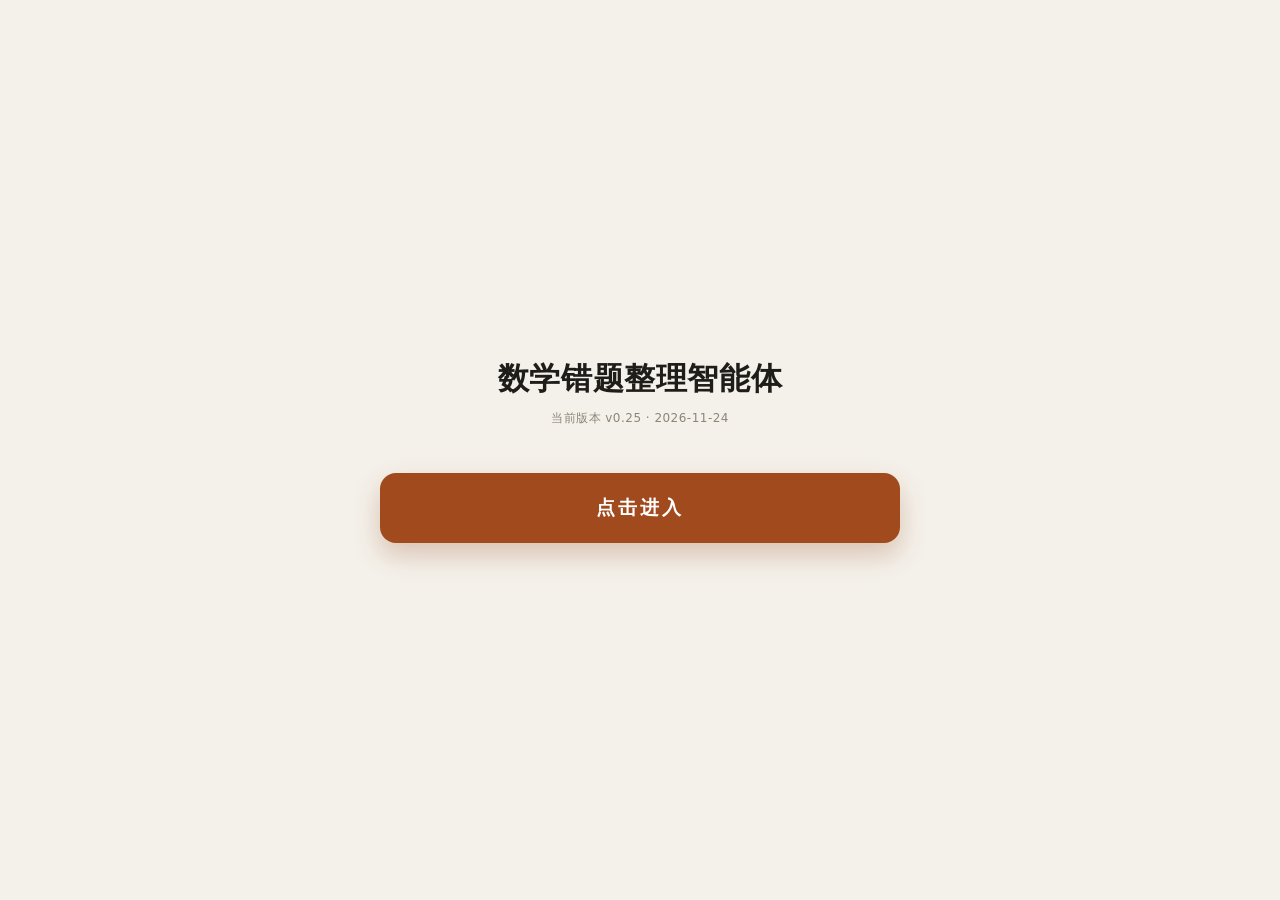
<file: index.html>
<!DOCTYPE html>
<html lang="zh-CN">
<head>
<meta charset="UTF-8">
<meta name="viewport" content="width=device-width, initial-scale=1">
<title>数学错题整理智能体</title>
<style>
  :root{--paper:#f4f1ea;--card:#fffdf8;--ink:#1f1d1a;--ink-2:#544e45;--ink-3:#8d8578;
    --line:#e4ddcf;--line-2:#d8cfbd;--accent:#a04a1e;--accent-2:#7c3a18}
  *{box-sizing:border-box}
  html,body{height:100%}
  body{margin:0;background:var(--paper);color:var(--ink);
    font-family:system-ui,-apple-system,"Segoe UI","PingFang SC","Microsoft YaHei",sans-serif;
    display:flex;align-items:center;justify-content:center;padding:28px}
  .wrap{width:100%;max-width:520px;text-align:center}
  h1{font-size:31px;margin:0 0 10px;letter-spacing:.02em}
  .ver{font-size:12px;color:var(--ink-3);letter-spacing:.04em;margin-bottom:46px}
  a.enter{display:block;text-decoration:none;color:#fff;background:var(--accent);
    border-radius:16px;padding:22px 0;font-size:19px;font-weight:600;letter-spacing:.16em;
    box-shadow:0 12px 26px rgba(143,63,24,.26);transition:transform .12s ease, box-shadow .12s ease}
  a.enter:active{transform:scale(.985);box-shadow:0 7px 16px rgba(143,63,24,.3)}
  @media (max-width:560px){
    h1{font-size:26px}
    .ver{margin-bottom:38px}
    a.enter{padding:20px 0;font-size:18px}
  }
</style>
</head>
<body>
  <div class="wrap">
    <h1>数学错题整理智能体</h1>
    <div class="ver">当前版本 v0.25 · 2026-11-24</div>
    <a class="enter" href="app/index.html">点击进入</a>
  </div>
</body>
</html>
</file>
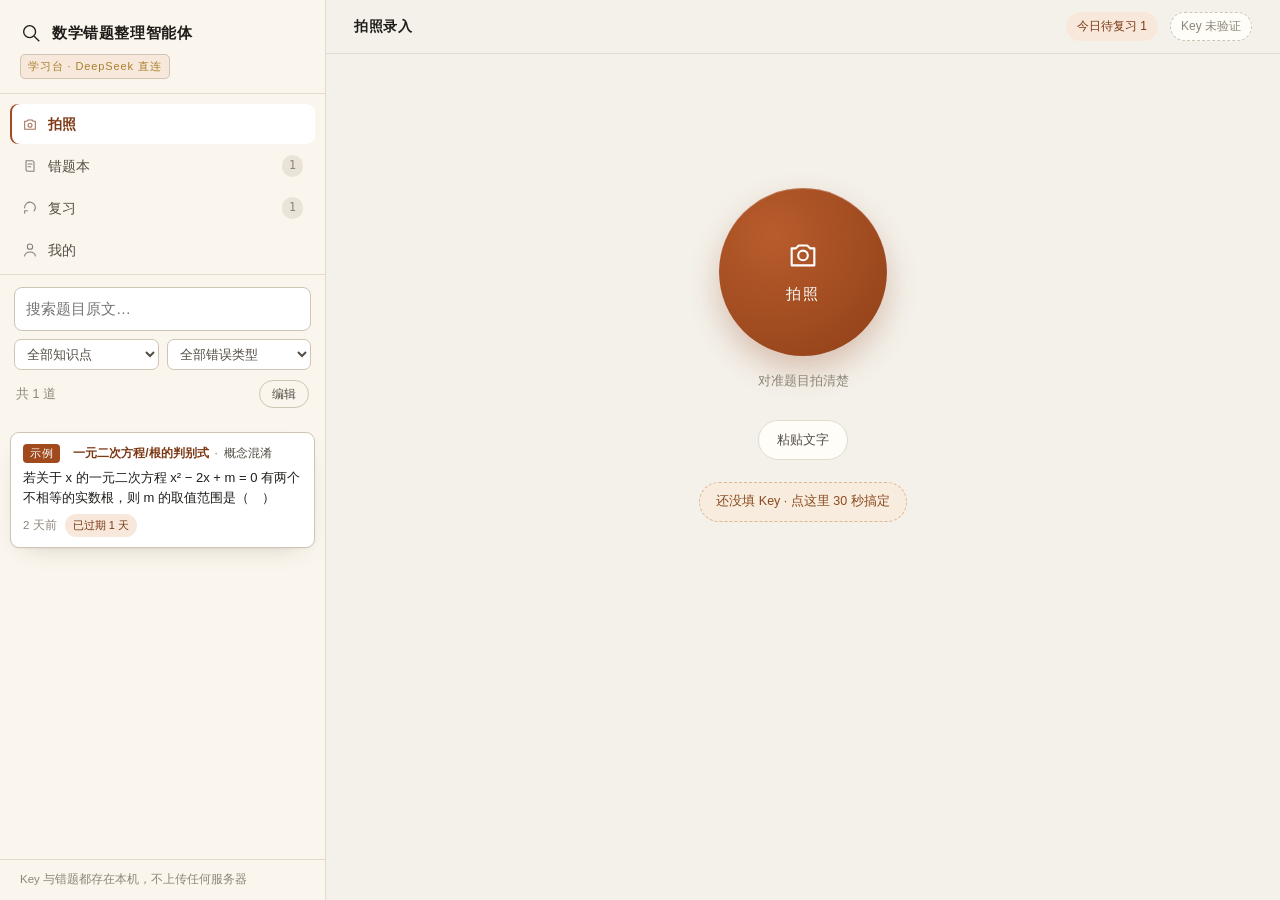
<file: app/index.html>
<!doctype html>
<html lang="zh-CN">
<head>
<meta charset="utf-8">
<meta name="viewport" content="width=device-width, initial-scale=1, viewport-fit=cover">
<title>数学错题整理智能体 · 学习台</title>
<meta name="description" content="数学错题整理智能体：贴一道数学错题，按七段告诉你错在哪、下次怎么防；支持拍照识别与复习提醒。">
<link rel="stylesheet" href="styles.css">
</head>
<body data-screen="landing">

<!-- ============ 屏 0 · 落地页 ============ -->
<div id="landing" class="screen">
  <div class="wrap">
    <header class="site-head">
      <div class="brand">
        <svg class="mark" viewBox="0 0 24 24" fill="none" stroke="currentColor" stroke-width="1.5">
          <circle cx="10.5" cy="10.5" r="6.5"/><path d="M15.5 15.5 21 21"/><path d="M7.8 10.5h5.4M10.5 7.8v5.4"/>
        </svg>
        数学错题整理智能体
      </div>
      <nav>
        <a href="#" data-action="go-guide">接入 API</a>
        <a href="#" data-action="go-app">工作台</a>
      </nav>
    </header>

    <section class="hero">
      <svg class="reticle" viewBox="0 0 400 400" fill="none" stroke="#a04a1e" stroke-width=".8" aria-hidden="true">
        <circle cx="200" cy="200" r="168" stroke-dasharray="2 7"/>
        <circle cx="200" cy="200" r="120" opacity=".55"/>
        <circle cx="200" cy="200" r="62" opacity=".8"/>
        <path d="M200 20v52M200 328v52M20 200h52M328 200h52" opacity=".7"/>
        <path d="M200 168v64M168 200h64" stroke-width="1.2"/>
        <circle cx="232" cy="168" r="3" fill="#a04a1e" stroke="none" opacity=".7"/>
      </svg>

      <div class="eyebrow">数学错题整理智能体 · 你的学习助手</div>
      <h1>花最少时间，<br>作<b>最大程度地掌握</b></h1>
      <div class="claim">
        <span>无账号</span><span>无订阅</span><span>无服务器</span><span>数据不过手</span>
      </div>
      <div class="hero-decl">
        <span class="decl-tag">作者声明</span>
        <div class="decl-body">
          <p><b>工具免费 · Key 只存在本机 · 费用由 DeepSeek 直接结算</b></p>
        </div>
      </div>

      <div class="exits">
        <article class="exit primary">
          <div class="exit-num">① 工作台</div>
          <h3>用工作台</h3>
          <p>贴一道错题，拿到七段诊断，存进错题本，按 1 / 3 / 7 / 15 天复习。</p>
          <div class="limit">需要你自己的 DeepSeek Key</div>
          <button data-action="go-onboard">进入工作台</button>
          <button class="link-tut" data-action="go-guide">还不会接 API？看教程 →</button>
        </article>
        <article class="exit compact">
          <div class="exit-num">② 示例</div>
          <h3>先看示例</h3>
          <button data-action="go-samples">点击查看</button>
        </article>
      </div>

      <div class="landing-foot">
        <span>学习台 v0.25 · 诊断与识别由你配置的 DeepSeek 账号完成，Key 与错题只存在本机　<a href="../index.html" style="color:inherit">← 站点导航</a></span>
        <span class="mono">v0.25</span>
      </div>
    </section>
  </div>
</div>

<!-- ============ 屏 · 接入 API 教程 ============ -->
<div id="guide" class="screen">
  <div class="wrap-narrow">
    <header class="site-head">
      <div class="brand">
        <svg class="mark" viewBox="0 0 24 24" fill="none" stroke="currentColor" stroke-width="1.5">
          <circle cx="10.5" cy="10.5" r="6.5"/><path d="M15.5 15.5 21 21"/>
        </svg>
        数学错题整理智能体
      </div>
      <nav><a href="#" data-action="go-landing">← 回到首页</a></nav>
    </header>

    <div class="guide-head">
      <div class="eyebrow">接入 API · 大约 3 分钟</div>
      <h2>还不会接 API？照这四步走一遍</h2>
      <p class="tiny muted" style="max-width:38em">
        你只需要一个 Key。它属于你自己的 DeepSeek 账号，费用也直接进你的账号，
        <b>不经过我</b>；填进这里之后只存在你这台设备的浏览器里。整条链路是浏览器直连 DeepSeek，没有中间服务器。
      </p>
    </div>

    <ol class="steps">
      <li class="step">
        <div class="step-no">1</div>
        <div class="step-body">
          <h3>打开 DeepSeek 开放平台</h3>
          <p>点这个链接：<a href="https://platform.deepseek.com/usage" target="_blank" rel="noopener">https://platform.deepseek.com/usage</a></p>
          <p class="tiny muted">没有账号先注册一个（用手机号即可）；登录后看到的「用量信息」页面就是这里。余额不足也没关系，先拿到 Key，充值那一步随时能做。</p>
        </div>
      </li>

      <li class="step">
        <div class="step-no">2</div>
        <div class="step-body">
          <h3>在左侧导航点「API keys」</h3>
          <p>别在「用量信息」这里停住，看左边那一列，第二个就是 API keys。</p>
          <figure>
            <a href="assets/api-guide/step1-api-keys-entry.png" target="_blank" rel="noopener">
              <img src="assets/api-guide/step1-api-keys-entry.png" alt="DeepSeek 开放平台左侧导航中的 API keys 入口" loading="lazy">
            </a>
            <figcaption>图 1 · 左侧导航的「API keys」</figcaption>
          </figure>
        </div>
      </li>

      <li class="step">
        <div class="step-no">3</div>
        <div class="step-body">
          <h3>点右上角的「创建 API key」</h3>
          <p>列表里可能已经有旧的 Key（比如你之前别的工具建的），不用管，直接新建一个给这里用。</p>
          <figure>
            <a href="assets/api-guide/step2-create-button.png" target="_blank" rel="noopener">
              <img src="assets/api-guide/step2-create-button.png" alt="API keys 页面右上角的创建 API key 按钮" loading="lazy">
            </a>
            <figcaption>图 2 · 右上角「创建 API key」</figcaption>
          </figure>
        </div>
      </li>

      <li class="step">
        <div class="step-no">4</div>
        <div class="step-body">
          <h3>给 Key 起个名字，点「创建」</h3>
          <p>名字随便写，比如「数学错题整理」，只是为了以后你自己分得清。点「创建」之后会弹出这个框：</p>
          <figure>
            <a href="assets/api-guide/step3-name-dialog.png" target="_blank" rel="noopener">
              <img src="assets/api-guide/step3-name-dialog.png" alt="创建 API key 的命名弹窗" loading="lazy">
            </a>
            <figcaption>图 3 · 命名弹窗，填完点「创建」</figcaption>
          </figure>
          <p style="margin-top:12px">
            待会会出现 api 码，这个 <span class="hl">出现一次后将无法查看</span>，
            请一定要保存到文档里，或者使用其它记载方式（密码管理器、手机备忘录都行）。
          </p>
          <p class="tiny muted">关掉弹窗就再也看不到明文了，只能删掉重建——重建不额外收费，只是麻烦。</p>
        </div>
      </li>
    </ol>

    <div class="guide-foot">
      <button class="btn-primary" data-action="go-onboard">拿到 Key 了，去填上</button>
      <span class="tiny muted">填好点「测试连接」，通了就进工作台。</span>
    </div>

    <div class="faq">
      <h3>顺手回答几个一定会问的问题</h3>
      <dl>
        <dt>Key 填进去安全吗？</dt>
        <dd>只存在你这台设备的浏览器里，不上传任何服务器，我这边看不到、也用不了。这也是这个工具说「数据不过手」的原因。</dd>
        <dt>大概要充多少钱？</dt>
        <dd>一次完整诊断约 2,400 tokens、约 0.02 元；100 道错题约 2 元。充 10 元能用很久。</dd>
        <dt>提示 402 是什么意思？</dt>
        <dd>账户余额不足。去平台左侧「充值」充一点，回到这里重试即可。</dd>
        <dt>提示 401 呢？</dt>
        <dd>Key 抄错、抄漏，或者已经被删除。重新复制一次，注意别把前后的空格带进去。</dd>
        <dt>Key 找不到了怎么办？</dt>
        <dd>只能重新创建一个。旧的那个可以在同一个页面删掉，避免以后混用。</dd>
      </dl>
    </div>
  </div>
</div>

<!-- ============ 屏 1 · 首次向导 ============ -->
<div id="onboard" class="screen">
  <div class="wrap-narrow">
    <header class="site-head">
      <div class="brand">
        <svg class="mark" viewBox="0 0 24 24" fill="none" stroke="currentColor" stroke-width="1.5">
          <circle cx="10.5" cy="10.5" r="6.5"/><path d="M15.5 15.5 21 21"/>
        </svg>
        数学错题整理智能体
      </div>
      <nav><a href="#" data-action="go-landing">← 回到首页</a></nav>
    </header>

    <div class="onboard-card">
      <h2>先连上你的 DeepSeek</h2>
      <div class="tiny muted">这一步只需做一次。也可以先跳过，只看示例。</div>

      <button class="api-help" data-action="go-guide">如何接入API？</button>

      <div class="field">
        <label>API Key</label>
        <input id="f-key" type="password" placeholder="sk-..." autocomplete="off" spellcheck="false">
        <div class="hint" id="key-saved-hint">只存在你这台设备上，不上传任何服务器；填完会自动保存，下次进来不用再填。</div>
      </div>

      <div class="row">
        <div class="field">
          <label>接口地址</label>
          <input id="f-base" value="https://api.deepseek.com">
        </div>
        <div class="field">
          <label>模型</label>
          <input id="f-model" value="deepseek-flash">
        </div>
      </div>

      <div class="onboard-actions">
        <button class="btn-primary" data-action="test-key">测试连接</button>
        <button class="linkish" data-action="skip-key">先跳过，我只看示例</button>
      </div>
      <div class="result-msg tiny muted" id="key-msg">测试会发一道极简题，看通道通不通。</div>
    </div>
  </div>
</div>

<!-- ============ 屏 2 · 工作台 ============ -->
<div id="app" class="screen">
  <aside id="rail">
    <div class="rail-head">
      <div class="brand">
        <svg class="mark" width="20" height="20" viewBox="0 0 24 24" fill="none" stroke="currentColor" stroke-width="1.5">
          <circle cx="10.5" cy="10.5" r="6.5"/><path d="M15.5 15.5 21 21"/>
        </svg>
        数学错题整理智能体
      </div>
      <span class="protobadge">学习台 · DeepSeek 直连</span>
    </div>
    <nav id="nav"></nav>
    <div id="rail-filters"></div>
    <div id="rail-list" class="rail-list"></div>
    <div class="rail-foot">Key 与错题都存在本机，不上传任何服务器</div>
  </aside>

  <main id="main">
    <div id="topbar"></div>
    <div id="main-body"><div class="main-inner" id="main-inner"></div></div>
  </main>

  <nav id="tabbar"></nav>

  <!-- 拍照/导入：常驻文件输入（视图切换不会丢） -->
  <input type="file" accept="image/*" id="file-album" hidden>
</div>

<div id="modal-root"></div>
<div id="toast"></div>

<script src="ai.js"></script>
<script src="store.js"></script>
<script src="app.js"></script>
</body>
</html>
</file>
<file: app/styles.css>
/* 错题显微镜 · 高保真原型样式
   零依赖 · 纸感配色 · 桌面两栏 / 手机底部 Tab */

:root{
  --paper:#f4f1ea;
  --paper-2:#eae4d8;
  --card:#fffdf8;
  --card-2:#faf6ed;
  --ink:#1f1d1a;
  --ink-2:#544e45;
  --ink-3:#8d8578;
  --line:#e3dccd;
  --line-2:#cec5b4;
  --accent:#a04a1e;
  --accent-2:#7c3813;
  --accent-soft:#f7e8db;
  --on-accent:#fff8f2;
  --teal:#2c6a5e;
  --teal-soft:#e4efea;
  --gold:#a97f2b;
  --danger:#a33b31;
  --kp-bg:#e4efea; --kp-fg:#22574d; --kp-line:#c3dcd3;
  --ty-bg:#f7e8db; --ty-fg:#7c3813; --ty-line:#e8cbb5;
  --bar-a:#c1703f; --bar-b:#a04a1e;
  --dots:rgba(160,74,30,.055);
  --surface:#ffffff;
  --radius:10px;
  --shadow:0 1px 2px rgba(60,48,30,.05), 0 10px 28px -16px rgba(60,48,30,.28);
  --sans:-apple-system,BlinkMacSystemFont,"Segoe UI","PingFang SC","Hiragino Sans GB","Microsoft YaHei",sans-serif;
  --serif:"Source Han Serif SC","Noto Serif SC","Songti SC",Georgia,"SimSun",serif;
  --mono:"Cascadia Code",Consolas,"SF Mono",ui-monospace,monospace;
}

/* ---------- 热门配色 ---------- */
body[data-theme="celadon"]{
  --paper:#f0f4f2; --paper-2:#e4ece8; --card:#fcfefd; --card-2:#f4f9f7;
  --ink:#17211e; --ink-2:#46564f; --ink-3:#7d8d86;
  --line:#dbe6e0; --line-2:#c3d2cb;
  --accent:#2f6a5e; --accent-2:#235048; --accent-soft:#e2efea; --on-accent:#f7fffc;
  --teal:#2f6a5e; --teal-soft:#e2efea;
  --gold:#9a7a2c; --danger:#9c4438;
  --kp-bg:#e2efea; --kp-fg:#22574d; --kp-line:#c6ded5;
  --ty-bg:#f4ecdd; --ty-fg:#6f5320; --ty-line:#e4d5b8;
  --bar-a:#4f8d7f; --bar-b:#2f6a5e;
  --dots:rgba(47,106,94,.055);
}
body[data-theme="indigo"]{
  --paper:#f3f4f9; --paper-2:#e6e8f1; --card:#fdfdff; --card-2:#f6f7fc;
  --ink:#1a1c26; --ink-2:#4a4d5e; --ink-3:#84879a;
  --line:#e0e2ee; --line-2:#c8cbdc;
  --accent:#474fa0; --accent-2:#353b83; --accent-soft:#e8e9f7; --on-accent:#f8f8ff;
  --teal:#3d6b7a; --teal-soft:#e4eef2;
  --gold:#9a7a2c; --danger:#a33b42;
  --kp-bg:#e5edf6; --kp-fg:#2c4c73; --kp-line:#c8d9ea;
  --ty-bg:#e8e9f7; --ty-fg:#3a3f8a; --ty-line:#d0d2ee;
  --bar-a:#6b73c4; --bar-b:#474fa0;
  --dots:rgba(71,79,160,.055);
}
body[data-theme="sand"]{
  --paper:#f7f2e8; --paper-2:#eee5d4; --card:#fffdf7; --card-2:#fbf6ea;
  --ink:#241f18; --ink-2:#5b5245; --ink-3:#948a79;
  --line:#e6dcc9; --line-2:#d3c6ae;
  --accent:#a2622a; --accent-2:#7d4a1d; --accent-soft:#f7e9d8; --on-accent:#fffaf3;
  --teal:#5f6f45; --teal-soft:#eaf0e2;
  --gold:#a0812f; --danger:#a4402f;
  --kp-bg:#eef1e3; --kp-fg:#4a5730; --kp-line:#dae2c8;
  --ty-bg:#f7e9d8; --ty-fg:#7d4a1d; --ty-line:#e8d2b6;
  --bar-a:#c68a52; --bar-b:#a2622a;
  --dots:rgba(162,98,42,.06);
}
body[data-theme="slate"]{
  --paper:#f4f5f6; --paper-2:#e7e9eb; --card:#fdfefe; --card-2:#f6f7f8;
  --ink:#1b1f22; --ink-2:#4c5257; --ink-3:#868d93;
  --line:#e0e3e6; --line-2:#c9ced3;
  --accent:#3d5a80; --accent-2:#2c4260; --accent-soft:#e7edf5; --on-accent:#f8fafd;
  --teal:#2f6f6a; --teal-soft:#e3efee;
  --gold:#8d7638; --danger:#9c4038;
  --kp-bg:#e3efee; --kp-fg:#245450; --kp-line:#c6deda;
  --ty-bg:#e9edf3; --ty-fg:#33475f; --ty-line:#d3dbe6;
  --bar-a:#67809f; --bar-b:#3d5a80;
  --dots:rgba(61,90,128,.055);
}
body[data-theme="night"]{
  --paper:#191817; --paper-2:#211f1d; --card:#232120; --card-2:#1e1c1a;
  --ink:#efeae1; --ink-2:#c6bfb3; --ink-3:#8d857a;
  --line:#332f2b; --line-2:#453f38;
  --accent:#d98d5a; --accent-2:#eaa97c; --accent-soft:#3a2a20; --on-accent:#1b1512;
  --teal:#84b8a9; --teal-soft:#26332f;
  --gold:#c9a253; --danger:#d97e72;
  --kp-bg:#26332f; --kp-fg:#9ccdbd; --kp-line:#37544b;
  --ty-bg:#3a2a20; --ty-fg:#e0ab85; --ty-line:#59402f;
  --bar-a:#d98d5a; --bar-b:#e8a878;
  --surface:#2b2825;
  --dots:rgba(233,196,164,.05);
  --shadow:0 1px 2px rgba(0,0,0,.3), 0 10px 28px -16px rgba(0,0,0,.6);
}

*,*::before,*::after{box-sizing:border-box}
html,body{height:100%}
body{
  margin:0;background:var(--paper);color:var(--ink);
  font:15px/1.72 var(--sans);
  -webkit-font-smoothing:antialiased;
  background-image:radial-gradient(var(--dots) 1px,transparent 1px);
  background-size:22px 22px;
}
p{margin:0 0 .7em}
p:last-child{margin-bottom:0}
button{font:inherit;color:inherit;cursor:pointer;border:1px solid var(--line-2);background:var(--card);
  padding:7px 14px;border-radius:8px;transition:.16s ease}
button:hover{border-color:var(--ink-3)}
button:active{transform:translateY(1px)}
input,textarea{font:inherit;color:inherit;background:var(--surface);border:1px solid var(--line-2);
  border-radius:8px;padding:8px 11px;width:100%;outline:none}
input:focus,textarea:focus{border-color:var(--accent);box-shadow:0 0 0 3px color-mix(in srgb, var(--accent) 12%, transparent)}
textarea{resize:vertical;line-height:1.7}
a{color:var(--accent-2)}
.mono{font-family:var(--mono);font-size:.86em;letter-spacing:.01em}
.muted{color:var(--ink-3)}
.tiny{font-size:12.5px;line-height:1.6}
hr{border:0;border-top:1px solid var(--line);margin:18px 0}

/* ---------- 屏切换 ---------- */
.screen{display:none}
body[data-screen="landing"] #landing,
body[data-screen="manual"]  #manual,
body[data-screen="guide"]   #guide,
body[data-screen="onboard"] #onboard{display:block}
body[data-screen="app"] #app{display:grid}

/* ---------- 落地页 ---------- */
#landing,#manual,#onboard{min-height:100%;padding:0 24px 64px}
.wrap{max-width:1080px;margin:0 auto}
.wrap-narrow{max-width:760px;margin:0 auto}

.site-head{display:flex;align-items:center;justify-content:space-between;
  padding:26px 0 10px;border-bottom:1px solid var(--line);margin-bottom:52px}
.brand{display:flex;align-items:center;gap:10px;font-weight:600;letter-spacing:.04em}
.brand .mark{width:22px;height:22px;flex:none}
.site-head nav{display:flex;gap:20px;font-size:13.5px;color:var(--ink-3)}
.site-head nav a{color:inherit;text-decoration:none;border-bottom:1px solid transparent;padding-bottom:2px}
.site-head nav a:hover{color:var(--accent-2);border-color:currentColor}

.hero{position:relative;padding:18px 0 46px}
.hero .reticle{position:absolute;right:-40px;top:-30px;width:420px;height:420px;opacity:.5;pointer-events:none}
.eyebrow{font-size:12.5px;letter-spacing:.22em;color:var(--accent);text-transform:uppercase;
  display:flex;align-items:center;gap:10px;margin-bottom:20px}
.eyebrow::before{content:"";width:28px;height:1px;background:currentColor;display:block}
h1{font-family:var(--serif);font-weight:600;font-size:clamp(26px,4.4vw,44px);line-height:1.38;
  margin:0 0 22px;letter-spacing:.01em;max-width:19em}
h1 b{font-weight:600;color:var(--accent-2);background:linear-gradient(transparent 62%,color-mix(in srgb, var(--accent) 18%, transparent) 62%)}
.claim{display:flex;flex-wrap:wrap;gap:8px 14px;font-size:13.5px;color:var(--ink-2);margin-bottom:8px}
.claim span{display:inline-flex;align-items:center;gap:7px}
.claim span::before{content:"";width:5px;height:5px;border-radius:50%;background:var(--teal);opacity:.75}
.hero-note{margin-top:26px;font-size:13px;color:var(--ink-3);max-width:40em}

.exits{display:grid;grid-template-columns:repeat(3,1fr);gap:16px;margin-top:44px}
.exit{background:var(--card);border:1px solid var(--line);border-radius:14px;padding:22px 22px 18px;
  box-shadow:var(--shadow);display:flex;flex-direction:column;gap:10px;position:relative;overflow:hidden}
.exit::after{content:"";position:absolute;inset:0 0 auto;height:2px;background:var(--line-2)}
.exit.primary::after{background:var(--accent)}
.exit-num{font-family:var(--serif);font-size:13px;color:var(--ink-3);letter-spacing:.16em}
.exit h3{margin:0;font-size:17px;font-weight:600;letter-spacing:.01em}
.exit p{margin:0;font-size:13px;color:var(--ink-2);line-height:1.66}
.exit .limit{font-size:12px;color:var(--ink-3);border-top:1px dashed var(--line);padding-top:9px;margin-top:auto}
.exit button{margin-top:auto;align-self:flex-start}
.exit.primary button:not(.link-tut){background:var(--accent);border-color:var(--accent);color:var(--on-accent)}
.exit.primary button:not(.link-tut):hover{background:var(--accent-2);border-color:var(--accent-2);color:var(--on-accent)}
.exit.compact{justify-content:center}
.exit h3.lede{font-size:15px;line-height:1.68;font-weight:600;letter-spacing:0;color:var(--ink)}
.exit.compact button{margin-top:10px}

.landing-foot{margin-top:40px;display:flex;justify-content:space-between;gap:20px;flex-wrap:wrap;
  font-size:12.5px;color:var(--ink-3);border-top:1px solid var(--line);padding-top:16px}

/* ---------- 免费版-skill ---------- */
.manual-head{display:flex;align-items:baseline;justify-content:space-between;gap:16px;margin-bottom:22px;flex-wrap:wrap}
.manual-head h2{font-family:var(--serif);font-size:24px;margin:0;font-weight:600}
.sheet{background:var(--card);border:1px solid var(--line);border-radius:12px;padding:34px 38px;
  box-shadow:var(--shadow);font-size:14.5px}
.sheet h3{font-family:var(--serif);font-size:16px;margin:26px 0 8px;font-weight:600}
.sheet h3:first-child{margin-top:0}
.sheet ol,.sheet ul{margin:0 0 .8em;padding-left:1.3em}
.sheet li{margin-bottom:.3em}
.sheet .fm{font-family:var(--mono);font-size:12px;color:var(--ink-3);background:var(--card-2);
  border:1px dashed var(--line-2);border-radius:8px;padding:10px 12px;margin-bottom:22px;white-space:pre-wrap}
.notice{display:flex;gap:12px;align-items:flex-start;background:var(--accent-soft);border:1px solid var(--line-2);
  color:var(--accent-2);border-radius:10px;padding:14px 16px;font-size:13px;margin:22px 0}
.notice b{font-weight:600}

/* ---------- 向导 ---------- */
.onboard-card{background:var(--card);border:1px solid var(--line);border-radius:14px;
  padding:34px 34px 28px;box-shadow:var(--shadow);margin-top:32px}
.onboard-card h2{font-family:var(--serif);font-size:24px;margin:0 0 6px;font-weight:600}
.declaration{background:var(--card-2);border-left:2px solid var(--accent);padding:14px 0 14px 16px;
  font-size:13px;color:var(--ink-2);border-radius:0 8px 8px 0;margin:20px 0 24px}
.declaration p{margin-bottom:.35em}
.field{margin-bottom:16px}
.field label{display:block;font-size:12.5px;letter-spacing:.06em;color:var(--ink-3);margin-bottom:6px}
.field .hint{font-size:12px;color:var(--ink-3);margin-top:6px}
.row{display:grid;grid-template-columns:1fr 1fr;gap:14px}
.onboard-actions{display:flex;align-items:center;gap:16px;margin-top:24px;flex-wrap:wrap}
.btn-primary{background:var(--accent);border-color:var(--accent);color:var(--on-accent)}
.btn-primary:hover{background:var(--accent-2);border-color:var(--accent-2);color:var(--on-accent)}
.linkish{background:none;border:0;padding:0;color:var(--ink-3);text-decoration:underline;
  text-underline-offset:3px;font-size:13px}
.linkish:hover{color:var(--accent-2);background:none}
.result-msg{font-size:13px;margin-top:14px}
.result-msg.ok{color:var(--teal)}
.result-msg.err{color:var(--danger)}

/* ---------- 工作台骨架 ---------- */
#app{grid-template-columns:326px minmax(0,1fr);height:100vh;overflow:hidden}
#rail{background:var(--card-2);border-right:1px solid var(--line);
  display:flex;flex-direction:column;min-height:0}
.rail-head{padding:20px 20px 14px;border-bottom:1px solid var(--line)}
.rail-head .brand{font-size:15px}
.protobadge{display:inline-block;margin-top:8px;font-size:11px;letter-spacing:.08em;
  color:var(--gold);background:var(--accent-soft);border:1px solid var(--line-2);border-radius:5px;padding:2px 7px}
#nav{padding:10px 10px 4px;display:flex;flex-direction:column;gap:2px}
.nav-item{display:flex;align-items:center;gap:10px;padding:8px 12px;border-radius:8px;
  font-size:14px;color:var(--ink-2);background:none;border:0;text-align:left;width:100%}
.nav-item:hover{background:var(--surface);color:var(--ink)}
.nav-item[aria-current="true"]{background:var(--surface);color:var(--accent-2);font-weight:600;
  box-shadow:inset 2px 0 0 var(--accent)}
.nav-item svg{width:16px;height:16px;flex:none;opacity:.7}
.nav-item .count{margin-left:auto;font-family:var(--mono);font-size:11.5px;color:var(--ink-3);
  background:var(--paper-2);border-radius:20px;padding:1px 7px}
#rail-filters{padding:12px 14px 8px;border-top:1px solid var(--line);display:flex;flex-direction:column;gap:8px}
select{font:inherit;font-size:13px;padding:6px 8px;border:1px solid var(--line-2);border-radius:7px;
  background:var(--surface);color:var(--ink-2);width:100%}
.rail-list{flex:1;min-height:0;overflow-y:auto;padding:6px 10px 20px}
.rail-foot{padding:10px 20px;border-top:1px solid var(--line);font-size:11.5px;color:var(--ink-3)}

/* 列表 */
.item{display:block;width:100%;text-align:left;background:none;border:1px solid transparent;
  border-radius:9px;padding:10px 12px;margin-bottom:2px;cursor:pointer}
.item:hover{background:var(--surface);border-color:var(--line)}
.item.sel{background:var(--surface);border-color:var(--line-2);box-shadow:var(--shadow)}
.item-top{display:flex;align-items:center;gap:6px;font-size:12px;color:var(--ink-3);margin-bottom:4px;flex-wrap:wrap}
.item-top .kp{color:var(--accent-2);font-weight:600}
.item-top .ty{color:var(--ink-2)}
.item-q{font-size:13px;line-height:1.55;color:var(--ink);
  display:-webkit-box;-webkit-line-clamp:2;-webkit-box-orient:vertical;overflow:hidden}
.item-meta{display:flex;gap:8px;align-items:center;margin-top:6px;font-size:11.5px;color:var(--ink-3)}
.pill{font-size:11px;padding:1px 7px;border-radius:20px;border:1px solid var(--line-2);color:var(--ink-3);white-space:nowrap}
.pill.due{color:var(--accent-2);border-color:transparent;background:var(--accent-soft)}
.pill.ok{color:var(--teal);border-color:transparent;background:var(--teal-soft)}
.pill.draft{color:var(--gold);border-color:transparent;background:var(--paper-2)}

/* 主区 */
#main{display:flex;flex-direction:column;min-width:0;min-height:0;background:var(--paper)}
#topbar{display:flex;align-items:center;gap:12px;padding:12px 28px;border-bottom:1px solid var(--line);
  background:color-mix(in srgb,var(--paper) 88%, transparent);backdrop-filter:blur(6px);flex:none}
#topbar .spacer{flex:1}
.chip{font-size:12px;border:1px solid var(--line-2);border-radius:20px;padding:3px 10px;
  background:var(--card);color:var(--ink-2);display:inline-flex;align-items:center;gap:6px}
.chip.warn{color:var(--ink-3);border-style:dashed}
.chip.due{color:var(--accent-2);border-color:transparent;background:var(--accent-soft);cursor:pointer}
#main-body{flex:1;min-height:0;overflow-y:auto;padding:26px 28px 80px}
.main-inner{max-width:820px;margin:0 auto}

/* ---------- 详情卡 ---------- */
.card{background:var(--card);border:1px solid var(--line);border-radius:12px;
  box-shadow:var(--shadow);padding:26px 30px 18px;margin-bottom:18px}
.card-top{display:flex;align-items:center;gap:8px;font-size:12px;color:var(--ink-3);margin-bottom:14px;flex-wrap:wrap}
.card-q{font-size:16.5px;line-height:1.75;color:var(--ink);margin-bottom:16px}
.card-q .qtext{white-space:pre-wrap}
.answer-box{background:var(--card-2);border:1px solid var(--line);border-radius:9px;
  padding:12px 15px;font-size:13.5px;color:var(--ink-2);margin-bottom:18px;white-space:pre-wrap;line-height:1.7}
.answer-box .lbl{display:block;font-size:11.5px;letter-spacing:.12em;color:var(--ink-3);margin-bottom:5px}
.tagrow{display:flex;flex-wrap:wrap;gap:6px;align-items:center;margin-bottom:6px}
.tag{font-size:12px;padding:2px 9px;border-radius:20px;background:var(--paper-2);
  border:1px solid var(--line);color:var(--ink-2)}
.tag.kp{background:var(--kp-bg);border-color:var(--kp-line);color:var(--kp-fg)}
.tag.type{background:var(--ty-bg);border-color:var(--ty-line);color:var(--ty-fg)}
.tag button{border:0;background:none;padding:0 0 0 4px;color:inherit;opacity:.5;font-size:13px}
.tag button:hover{opacity:1;background:none}
.sect{border-top:1px solid var(--line);padding:16px 0 4px}
.sect-head{display:flex;align-items:baseline;gap:10px;margin-bottom:7px}
.sect-num{font-family:var(--serif);font-size:12px;color:var(--accent);letter-spacing:.1em;flex:none;padding-top:3px}
.sect-title{font-size:13.5px;font-weight:600;letter-spacing:.04em;color:var(--ink)}
.sect-title.mode-trap{color:var(--gold)}
.sect-body{font-size:14px;line-height:1.8;color:var(--ink-2);padding-left:26px}
.sect-body p{margin-bottom:.55em}
.sect-body .pending{color:var(--ink-3);font-style:italic}
.skel{height:11px;border-radius:5px;background:linear-gradient(90deg,var(--paper-2),var(--line),var(--paper-2));
  background-size:200% 100%;animation:sk 1.3s infinite linear;margin-bottom:7px}
@keyframes sk{0%{background-position:0 0}100%{background-position:-200% 0}}
.variant{background:var(--card-2);border:1px dashed var(--line-2);border-radius:9px;padding:12px 15px;margin-top:4px}
.variant .q{font-size:13.5px;color:var(--ink);white-space:pre-wrap}
.variant .a{margin-top:8px;font-size:13.5px;color:var(--teal);white-space:pre-wrap;
  border-top:1px dashed var(--line);padding-top:8px}
.card-actions{display:flex;gap:10px;align-items:center;flex-wrap:wrap;border-top:1px solid var(--line);
  margin-top:16px;padding-top:14px}
.card-foot{display:flex;justify-content:space-between;gap:12px;font-size:11.5px;color:var(--ink-3);margin-top:12px;flex-wrap:wrap}

.link-del{border:0;background:none;color:var(--ink-3);font-size:12.5px;padding:0;text-decoration:underline;
  text-decoration-style:dotted;text-underline-offset:3px}
.link-del:hover{color:var(--danger);background:none}
.del-confirm{display:inline-flex;align-items:center;gap:8px;background:var(--card-2);
  border:1px solid var(--line-2);border-radius:8px;padding:4px 8px}
.del-confirm .tiny{color:var(--ink-2)}

/* ---------- 思考过程（与正文分开） ---------- */
.think-box{margin-top:14px;border:1px dashed var(--line-2);border-radius:10px;background:var(--card-2)}
.think-box > summary{cursor:pointer;list-style:none;font-size:12px;color:var(--ink-3);padding:8px 12px}
.think-box > summary::-webkit-details-marker{display:none}
.think-box > summary::before{content:'▸ ';font-size:10px}
.think-box[open] > summary::before{content:'▾ '}
.think-box pre{margin:0;padding:0 12px 12px;white-space:pre-wrap;word-break:break-word;
  font-size:11.5px;line-height:1.7;color:var(--ink-3);max-height:220px;overflow:auto}

/* ---------- 诊断时的流式预览 ---------- */
.stream-box{white-space:pre-wrap;word-break:break-word;background:var(--card-2);
  border:1px solid var(--line);border-radius:10px;padding:12px 14px;margin-top:14px;
  font-family:var(--sans);font-size:13px;line-height:1.75;color:var(--ink-2);
  max-height:280px;overflow:auto}

/* ---------- 列表「编辑」模式 ---------- */
.list-bar{display:flex;align-items:center;justify-content:space-between;gap:10px;
  padding:2px 2px 8px;margin-bottom:2px}
.mini{font-size:12px;padding:3px 12px;border-radius:20px;background:transparent;
  border:1px solid var(--line-2);color:var(--ink-2)}
.mini:hover{border-color:var(--accent);color:var(--accent-2);background:var(--card)}
.item{position:relative}
.item.editing{padding-right:44px}
.item-del{position:absolute;right:8px;top:50%;transform:translateY(-50%);
  width:30px;height:30px;display:flex;align-items:center;justify-content:center;
  border:0;background:none;border-radius:50%;color:var(--ink-3);opacity:.75;padding:0}
.item-del:hover{color:var(--danger);background:rgba(163,59,49,.08);opacity:1}
.item-del:active{color:var(--danger);opacity:1}
.item-del:hover svg,.item-del:active svg{transform:scale(1.08)}

/* ---------- 删除确认弹窗 ---------- */
.modal-mask{position:fixed;inset:0;background:rgba(28,24,20,.42);z-index:70;
  display:flex;align-items:center;justify-content:center;padding:20px;
  animation:fadeIn .14s ease}
@keyframes fadeIn{from{opacity:0}to{opacity:1}}
.modal{background:var(--card);border:1px solid var(--line);border-radius:14px;
  padding:22px 24px 18px;max-width:420px;width:100%;box-shadow:0 20px 50px -20px rgba(0,0,0,.45)}
.modal-t{font-family:var(--serif);font-size:17px;font-weight:600;margin-bottom:8px}
.modal-q{font-size:13.5px;color:var(--ink-2);line-height:1.7;margin-bottom:8px;
  display:-webkit-box;-webkit-line-clamp:3;-webkit-box-orient:vertical;overflow:hidden}
.modal-note{font-size:12px;color:var(--ink-3);margin-bottom:16px;line-height:1.6}
.modal-b{display:flex;gap:10px;justify-content:flex-end}

/* ---------- 拍照页（傻瓜式） ---------- */
.scan-page{display:flex;flex-direction:column;justify-content:center;min-height:58vh;padding-top:6px}
.scan-hero{display:flex;flex-direction:column;align-items:center;gap:14px;padding:22px 0 8px}
.scan-btn{width:168px;height:168px;border-radius:50%;border:0;cursor:pointer;
  background:radial-gradient(circle at 32% 28%, #b85c2c, #8f3f18);
  color:#fff;display:flex;flex-direction:column;align-items:center;justify-content:center;gap:10px;
  box-shadow:0 14px 30px rgba(143,63,24,.28), inset 0 1px 0 rgba(255,255,255,.22);
  transition:transform .12s ease, box-shadow .12s ease}
.scan-btn:active{transform:scale(.97);box-shadow:0 8px 18px rgba(143,63,24,.3)}
.scan-btn span{font-size:15px;letter-spacing:.12em}
.scan-hint{font-size:13px;color:var(--ink-3)}
.scan-alt{display:flex;gap:10px;justify-content:center;margin-top:20px}
.scan-alt button{font:inherit;font-size:13px;color:var(--ink-2);background:var(--card);
  border:1px solid var(--line);border-radius:999px;padding:8px 18px;cursor:pointer}
.scan-alt button:hover{border-color:var(--accent);color:var(--accent-2)}
.shot-full{margin:6px 0 14px;border-radius:14px;overflow:hidden;border:1px solid var(--line);background:#fff}
.shot-full img{display:block;width:100%;max-height:52vh;object-fit:contain}
.scan-actions{display:flex;gap:10px;align-items:center}
.scan-go{flex:1;font:inherit;font-size:15.5px;font-weight:600;letter-spacing:.04em;
  background:var(--accent);color:#fff;border:0;border-radius:12px;padding:15px 18px;cursor:pointer}
.scan-go:disabled{background:var(--line-2);cursor:not-allowed}
.ghost{font:inherit;font-size:13px;color:var(--ink-2);background:var(--card);
  border:1px solid var(--line);border-radius:12px;padding:15px 18px;cursor:pointer}
.text-panel{margin-top:18px}
.key-chip{display:block;margin:22px auto 0;font:inherit;font-size:12.5px;color:#8a4a1c;
  background:#f8ecdf;border:1px dashed #e0b795;border-radius:999px;padding:8px 16px;cursor:pointer}
.topback{border:0;background:none;padding:0 8px 0 0;font:inherit;color:var(--accent-2)}

/* ---------- 我的 ---------- */
.me-head{padding:6px 0 18px}
.me-name{font-size:24px;font-weight:600;letter-spacing:.02em}
.me-sub{font-size:12.5px;color:var(--ink-3);margin-top:6px}
.me-rows{display:flex;flex-direction:column;gap:10px}
.me-row{position:relative;display:block;width:100%;text-align:left;font:inherit;
  background:var(--card);border:1px solid var(--line);border-radius:14px;padding:16px 44px 16px 18px;cursor:pointer}
.me-row:hover{border-color:var(--line-2)}
.me-t{display:block;font-size:15px;color:var(--ink)}
.me-t em{font-style:normal;font-size:11.5px;color:#8a4a1c;background:#f6e7db;border-radius:4px;padding:1px 6px;margin-left:8px}
.me-d{display:block;font-size:12.5px;color:var(--ink-3);margin-top:5px}
.me-arrow{position:absolute;right:18px;top:50%;transform:translateY(-50%);font-size:20px;color:var(--ink-3)}
.me-foot{margin-top:26px;font-size:11.5px;color:var(--ink-3);text-align:center}

/* ---------- 录入页：题库入口卡片 ---------- */
.entry-pick{display:block;width:100%;text-align:left;font:inherit;margin:12px 0 0;
  background:var(--card);border:1px dashed var(--line-2);border-radius:14px;
  padding:14px 16px;cursor:pointer;transition:border-color .15s,background .15s}
.entry-pick:hover{border-color:var(--accent);background:var(--paper-2)}
.entry-pick b{display:block;font-size:14px;color:var(--ink);margin-bottom:4px}
.entry-pick span{display:block;font-size:12px;line-height:1.7;color:var(--ink-3)}

/* ---------- 高中数学题库 ---------- */
.bank-books{display:flex;gap:8px;overflow-x:auto;padding:2px 0 10px}
.bank-book{flex:none;font:inherit;font-size:12.5px;color:var(--ink-2);background:var(--card);
  border:1px solid var(--line);border-radius:999px;padding:6px 14px;cursor:pointer;white-space:nowrap}
.bank-book small{color:var(--ink-3);margin-left:6px}
.bank-book.on{background:var(--accent);border-color:var(--accent);color:#fff}
.bank-book.on small{color:rgba(255,255,255,.75)}
.bank-list{display:flex;flex-direction:column;gap:8px}
.bank-ch{border:1px solid var(--line);border-radius:12px;background:var(--card);overflow:hidden}
.bank-ch.open{border-color:var(--line-2)}
.bank-ch-head{width:100%;display:flex;justify-content:space-between;align-items:center;gap:12px;
  font:inherit;font-size:13.5px;color:var(--ink);background:none;border:0;padding:13px 15px;cursor:pointer;text-align:left}
.bank-ch-head small{color:var(--ink-3);font-size:11.5px;flex:none}
.bank-ch-body{padding:0 15px 14px;border-top:1px dashed var(--line)}
.bank-pt{font-size:12px;color:var(--accent-2);margin:14px 0 8px}
.bank-pt::before{content:'· '}
.bank-item{background:var(--paper-2);border-radius:10px;padding:12px 13px;margin-bottom:8px}
.bank-q{font-size:13.5px;line-height:1.75;color:var(--ink)}
.bank-trap{font-size:12.5px;line-height:1.7;color:var(--ink-2);margin-top:8px}
.bank-trap span{display:inline-block;font-size:11px;color:#8a4a1c;background:#f6e7db;
  border-radius:4px;padding:1px 6px;margin-right:6px}
.bank-a{font-size:12.5px;line-height:1.75;color:var(--ink-2);margin-top:8px;
  border-left:2px solid var(--accent);padding-left:10px}
.bank-btns{display:flex;gap:10px;align-items:center;margin-top:10px}
.btn-primary.sm{font-size:12.5px;padding:6px 14px}

/* ---------- 选择导出 / 失败线索 ---------- */
.modal-wide{max-width:520px}
.pick-tools{display:flex;gap:12px;align-items:center;margin-bottom:8px}
.pick-list{max-height:44vh;overflow:auto;border-top:1px dashed var(--line);
  border-bottom:1px dashed var(--line);margin-bottom:14px}
.pick-row{display:flex;gap:10px;align-items:flex-start;font-size:13px;color:var(--ink-2);
  padding:8px 2px;border-top:1px dashed var(--line);cursor:pointer}
.pick-row:first-child{border-top:0}
.pick-row input{width:auto;margin-top:4px;flex:none}
.pick-q{flex:1;line-height:1.55}
.pick-meta{font-size:11.5px;color:var(--ink-3);flex:none}
.failbox summary{cursor:pointer;font-size:12.5px;color:var(--accent-2)}
.failbox pre{white-space:pre-wrap;word-break:break-all;background:var(--card-2);
  border:1px solid var(--line);border-radius:8px;padding:10px;font-size:11.5px;
  line-height:1.6;max-height:220px;overflow:auto;margin:8px 0 0}

/* 我的总结 */
.summary-block{margin:4px 0 2px;border-left:2px solid var(--accent);padding:2px 0 2px 14px}
.summary-lbl{font-size:11.5px;letter-spacing:.12em;color:var(--ink-3);display:flex;align-items:center;gap:8px;margin-bottom:4px}
.summary-lbl .saved{color:var(--teal);opacity:0;transition:.4s}
.summary-lbl .saved.on{opacity:1}
.summary-input{border:1px dashed transparent;background:transparent;font-size:14.5px;padding:4px 6px;
  border-radius:6px;color:var(--ink);line-height:1.7;resize:none;min-height:44px}
.summary-input:hover{border-color:var(--line-2);background:var(--surface)}
.summary-input:focus{border-color:var(--accent);background:var(--surface);box-shadow:none}
.summary-input::placeholder{color:var(--ink-3)}

/* 编辑态 */
.editing-note{display:flex;gap:10px;align-items:center;font-size:12.5px;color:var(--gold);
  background:var(--accent-soft);border:1px solid var(--line-2);border-radius:8px;padding:9px 13px;margin-bottom:16px;flex-wrap:wrap}
.edit-block{border-top:1px solid var(--line);padding:14px 0 6px}
.edit-label{font-size:12px;letter-spacing:.08em;color:var(--ink-3);display:flex;align-items:center;
  justify-content:space-between;gap:10px;margin-bottom:6px}
.edit-label .del{border:0;background:none;color:var(--danger);font-size:12px;padding:0;opacity:.7}
.edit-label .del:hover{opacity:1;background:none;text-decoration:underline}
.editor{width:100%;font-size:14px;line-height:1.75;color:var(--ink)}
.editor.small{font-size:13.5px}
.addtag{display:inline-flex;align-items:center;gap:6px}
.addtag input{width:130px;font-size:12px;padding:3px 7px}
.hint-line{font-size:11.5px;color:var(--ink-3);margin-top:6px}

/* 空状态 */
.empty{text-align:center;padding:64px 20px;color:var(--ink-3);font-size:13.5px}
.empty .big{font-family:var(--serif);font-size:19px;color:var(--ink-2);margin-bottom:8px}
.empty .linkish{color:var(--accent-2)}

/* 录入 */
.entry-title{font-family:var(--serif);font-size:22px;font-weight:600;margin:0 0 6px}
.entry-sub{font-size:13px;color:var(--ink-3);margin-bottom:22px}
.dropzone{display:block;width:100%;box-sizing:border-box;border:1.5px dashed var(--line-2);
  border-radius:12px;padding:20px 18px;text-align:center;color:var(--ink-3);font-size:13px;
  background:var(--card);margin-bottom:18px;transition:.16s}
.dropzone:hover{border-color:var(--accent);background:var(--surface)}
.dropzone b{display:block;font-size:14.5px;color:var(--ink-2);margin-bottom:4px;font-weight:600}
.zone-actions{display:flex;gap:10px;justify-content:center;margin:12px 0 10px;flex-wrap:wrap}
.zone-actions button{min-width:96px}
.zone-hint{font-size:11.5px;line-height:1.7;color:var(--ink-3);max-width:34em;margin:0 auto}
.zone-note{font-size:11.5px;color:var(--ink-2);background:var(--paper-2);display:inline-block;
  border-radius:20px;padding:3px 10px;margin:0 auto 8px}
.answer-toggle{display:flex;align-items:flex-start;gap:10px;margin:16px 0 8px;font-size:13.5px;color:var(--ink-2)}
.answer-toggle input{width:auto;margin-top:4px}
.answer-toggle .t{flex:1}
.answer-toggle .t small{display:block;font-size:11.5px;color:var(--ink-3);margin-top:1px}
.entry-foot{display:flex;align-items:center;gap:14px;margin-top:18px;flex-wrap:wrap}
.entry-foot .cost{font-size:11.5px;color:var(--ink-3);margin-left:auto}

/* 复习 */
.review-wrap{max-width:760px;margin:0 auto}
.review-step{font-size:11.5px;letter-spacing:.16em;color:var(--ink-3);margin-bottom:10px}
.review-q{font-family:var(--serif);font-size:19px;line-height:1.8;white-space:pre-wrap;margin-bottom:24px}
.review-actions{display:flex;gap:12px;flex-wrap:wrap;margin-top:24px}
.review-actions .grow{flex:0 0 auto;min-width:150px}
.btn-danger{border-color:#dcbcb5;color:var(--danger)}
.btn-danger:hover{border-color:var(--danger);background:#fdf4f2;color:var(--danger)}
input[type="checkbox"]{accent-color:var(--accent);width:auto}
.summary-show{background:var(--accent-soft);border:1px solid var(--line-2);border-radius:10px;
  padding:14px 16px;font-size:15px;color:var(--accent-2);font-family:var(--serif);line-height:1.7;margin:18px 0 22px}

/* 统计 */
.stats-grid{display:flex;flex-direction:column;gap:16px}
.panel{background:var(--card);border:1px solid var(--line);border-radius:12px;padding:22px 24px;box-shadow:var(--shadow)}
.panel h3{font-family:var(--serif);font-size:16px;font-weight:600;margin:0 0 4px}
.panel .cap{font-size:12px;color:var(--ink-3);margin-bottom:16px}
.panel .note{font-size:11.5px;color:var(--ink-3);margin-top:10px}
.bars{display:flex;flex-direction:column;gap:9px}
.bar-row{display:grid;grid-template-columns:150px 1fr 34px;align-items:center;gap:12px;font-size:13px}
.bar-row .lbl{color:var(--ink-2);overflow:hidden;text-overflow:ellipsis;white-space:nowrap}
.bar-row .val{font-family:var(--mono);font-size:11.5px;color:var(--ink-3);text-align:right}
.bar-track{height:9px;background:var(--paper-2);border-radius:20px;overflow:hidden}
.bar-fill{height:100%;background:linear-gradient(90deg,var(--bar-a),var(--bar-b));border-radius:20px}
.donut-wrap{display:flex;gap:26px;align-items:center;flex-wrap:wrap}
.legend{display:flex;flex-direction:column;gap:7px;font-size:12.5px;color:var(--ink-2)}
.legend span{display:flex;align-items:center;gap:7px}
.legend i{width:9px;height:9px;border-radius:2px;display:block}
.cost-line{font-family:var(--mono);font-size:12px;color:var(--ink-3);margin-top:18px;
  border-top:1px solid var(--line);padding-top:12px}

/* 设置 */
.set-group{background:var(--card);border:1px solid var(--line);border-radius:12px;
  padding:20px 22px;margin-bottom:16px;box-shadow:var(--shadow)}
.set-group h3{font-family:var(--serif);font-size:15px;font-weight:600;margin:0 0 4px}
.set-group .cap{font-size:12px;color:var(--ink-3);margin-bottom:14px}
.set-row{display:flex;align-items:center;justify-content:space-between;gap:16px;padding:10px 0;
  border-top:1px solid var(--line);font-size:13.5px}
.set-row:first-of-type{border-top:0}
.set-row .d{font-size:11.5px;color:var(--ink-3)}

/* toast */
#toast{position:fixed;left:50%;bottom:34px;transform:translate(-50%,18px);opacity:0;pointer-events:none;
  background:#26221d;color:#f7f2e8;font-size:13px;padding:9px 18px;border-radius:24px;
  box-shadow:0 10px 28px -10px rgba(0,0,0,.5);transition:.24s ease;z-index:60;max-width:86vw;text-align:center}
#toast.on{opacity:1;transform:translate(-50%,0)}

/* ---------- 首页作者声明 ---------- */
.hero-decl{display:flex;gap:14px;align-items:flex-start;margin-top:26px;padding:16px 18px;
  background:var(--card);border:1px solid var(--line);border-radius:12px;box-shadow:var(--shadow);max-width:46em}
.decl-tag{flex:none;font-size:11.5px;letter-spacing:.14em;color:var(--accent-2);
  background:var(--accent-soft);border:1px solid var(--line-2);border-radius:5px;padding:3px 8px;margin-top:1px}
.decl-body{font-size:13px;line-height:1.78;color:var(--ink-2)}
.decl-body p{margin-bottom:.28em}
.decl-body b{color:var(--ink)}
.link-tut{display:inline-flex;align-items:center;gap:6px;font-size:12.5px;color:var(--accent-2);
  background:none;border:0;padding:0;text-decoration:underline;text-underline-offset:3px;text-decoration-style:dotted}
.link-tut:hover{color:var(--accent);background:none}
.field .link-tut{margin-top:7px}
.exit .link-tut{margin-top:2px}

/* ---------- 接入 API 教程 ---------- */
#guide{min-height:100%;padding:0 24px 72px}
.guide-head{margin:32px 0 24px}
.guide-head h2{font-family:var(--serif);font-size:26px;font-weight:600;margin:6px 0 8px;line-height:1.45}
.steps{list-style:none;padding:0;margin:0;display:flex;flex-direction:column;gap:20px}
.step{display:grid;grid-template-columns:34px minmax(0,1fr);gap:14px;background:var(--card);
  border:1px solid var(--line);border-radius:12px;padding:20px 22px;box-shadow:var(--shadow)}
.step-no{width:26px;height:26px;border-radius:50%;background:var(--accent);color:var(--on-accent);
  font-family:var(--mono);font-size:13px;display:flex;align-items:center;justify-content:center;margin-top:2px}
.step h3{margin:0 0 7px;font-size:15.5px;font-weight:600}
.step p{font-size:13.5px;color:var(--ink-2);line-height:1.78;margin-bottom:.5em}
.step a{text-decoration:underline;text-underline-offset:3px;word-break:break-all}
.step figure{margin:12px 0 2px;border:1px solid var(--line);border-radius:9px;overflow:hidden;background:var(--paper-2)}
.step figure img{display:block;width:100%;height:auto;cursor:zoom-in}
.step figcaption{padding:7px 11px;font-size:11.5px;color:var(--ink-3);border-top:1px solid var(--line);background:var(--card-2)}
.hl{background:linear-gradient(transparent 55%,var(--accent-soft) 55%);color:var(--ink);font-weight:600;padding:0 2px}
.guide-foot{margin-top:24px;display:flex;gap:12px;align-items:center;flex-wrap:wrap}
.faq{margin-top:34px}
.faq h3{font-family:var(--serif);font-size:17px;margin:0 0 4px;font-weight:600}
.faq dt{font-size:13.5px;font-weight:600;color:var(--ink);margin-top:15px}
.faq dd{margin:4px 0 0;font-size:13px;color:var(--ink-2);line-height:1.72}

/* ---------- 图片录入 / 诊断进度 ---------- */
.dropzone span{display:block;margin-top:4px;font-size:12px;color:var(--ink-3);font-weight:400}
.dropzone.disabled{cursor:not-allowed;opacity:.7}
.dropzone.disabled:hover{border-color:var(--line-2);color:var(--ink-3);background:var(--card)}
.dropzone.over{border-color:var(--accent);background:var(--accent-soft);color:var(--accent-2)}
.shot-box{display:flex;gap:16px;align-items:flex-start;background:var(--card);border:1px solid var(--line);
  border-radius:12px;padding:12px;margin-bottom:16px}
.shot-box img{width:180px;height:auto;border-radius:8px;border:1px solid var(--line);display:block}
.shot-side{display:flex;flex-direction:column;gap:9px;align-items:flex-start;font-size:12px}
.shot-mini{margin:4px 0 16px}
.shot-mini img{max-height:150px;width:auto;max-width:100%;border:1px solid var(--line);border-radius:8px;display:block}
.notice.err{background:var(--card);border-color:var(--danger);color:var(--danger)}
.prog{display:flex;flex-direction:column;gap:13px}
.prog-row{display:flex;align-items:center;gap:10px;font-size:13.5px;color:var(--ink-3);transition:.2s}
.prog-dot{width:9px;height:9px;border-radius:50%;background:var(--line-2);flex:none}
.prog-row.now{color:var(--accent-2);font-weight:600}
.prog-row.now .prog-dot{background:var(--accent);animation:pulse 1.1s infinite}
.prog-row.done{color:var(--ink-2)}
.prog-row.done .prog-dot{background:var(--teal)}
@keyframes pulse{0%,100%{opacity:1;transform:scale(1)}50%{opacity:.35;transform:scale(.82)}}
button[disabled]{opacity:.45;cursor:not-allowed}

/* ---------- 配色选择 ---------- */
.theme-grid{display:grid;grid-template-columns:repeat(auto-fill,minmax(104px,1fr));gap:10px;margin-top:4px}
.theme-chip{display:flex;flex-direction:column;gap:8px;align-items:flex-start;padding:10px 12px;
  border:1px solid var(--line-2);border-radius:10px;background:var(--card);font-size:12.5px;color:var(--ink-2)}
.theme-chip:hover{border-color:var(--ink-3);background:var(--card-2)}
.theme-chip[aria-pressed="true"]{border-color:var(--accent);
  box-shadow:0 0 0 2px color-mix(in srgb,var(--accent) 16%, transparent)}
.theme-chip .sw{display:flex;gap:3px}
.theme-chip .sw i{width:14px;height:14px;border-radius:4px;display:block;border:1px solid rgba(0,0,0,.07)}
body[data-theme="night"] #toast{background:var(--ink);color:var(--paper)}

/* 手机 */
#tabbar{display:none}
@media (max-width:899px){
  body[data-screen="app"] #app{grid-template-columns:1fr}
  #rail{display:none}
  #main-body{padding:18px 16px 92px}
  #topbar{padding:10px 16px}
  #tabbar{display:grid;grid-auto-flow:column;grid-auto-columns:minmax(0,1fr);position:fixed;left:0;right:0;bottom:0;padding-bottom:env(safe-area-inset-bottom);
    background:color-mix(in srgb,var(--card) 94%, transparent);backdrop-filter:blur(10px);border-top:1px solid var(--line);z-index:40}
  #tabbar button{background:none;border:0;border-radius:0;padding:9px 0 7px;display:flex;
    flex-direction:column;align-items:center;gap:3px;font-size:10.5px;color:var(--ink-3)}
  #tabbar button[aria-current="true"]{color:var(--accent-2)}
  #tabbar button svg{width:19px;height:19px}
  .exits{grid-template-columns:1fr}
  #landing,#manual,#onboard{padding:0 16px 48px}
  #guide{padding:0 16px 56px}
  h1{font-size:26px}
  .hero .reticle{right:-140px;opacity:.28}
  .sheet{padding:22px 18px}
  .card{padding:20px 18px 14px}
  .sect-body{padding-left:0}
  .sect-num{font-size:11px;width:15px;flex:none;padding-top:4px}
  .sect-head{gap:6px}
  .site-head{margin-bottom:34px;padding-top:18px}
  .row{grid-template-columns:1fr}
  .bar-row{grid-template-columns:104px 1fr 28px}
  .hero-decl{flex-direction:column;gap:9px}
  .step{padding:16px 16px;grid-template-columns:28px minmax(0,1fr);gap:10px}
  .step-no{width:22px;height:22px;font-size:12px}
  .guide-head h2{font-size:21px}
  .theme-grid{grid-template-columns:repeat(3,1fr)}
}
@media (prefers-reduced-motion:reduce){*{animation:none!important;transition:none!important}}

/* 接 Key 页：橙色大按钮（尺寸接近原来的声明块） */
.api-help{display:block;width:100%;margin:16px 0 6px;font:inherit;font-size:17px;font-weight:600;
  letter-spacing:.06em;color:#fff;background:var(--accent);border:0;border-radius:14px;
  padding:21px 0;cursor:pointer;box-shadow:0 10px 22px rgba(143,63,24,.22);
  transition:transform .12s ease, box-shadow .12s ease}
.api-help:active{transform:scale(.985);box-shadow:0 6px 14px rgba(143,63,24,.28)}

/* 示例徽章（橙色填充，一眼能看出是样例） */
.badge-sample{display:inline-block;font-size:10.5px;line-height:1.6;color:#fff;background:var(--accent);
  border-radius:4px;padding:1px 7px;margin-right:7px;letter-spacing:.06em;flex:none}

/* ---------- 统一交互反馈：按下/悬停是「轻微缩小」，永远不变白 ---------- */
button, .scan-btn, .scan-go, .api-help, .nav-item, .item, .me-row, .theme-chip, .mini,
.linkish, .link-tut, .item-del, .bank-book, a.card{
  -webkit-tap-highlight-color:transparent;
  transition:transform .18s cubic-bezier(.2,.7,.3,1), box-shadow .18s ease,
    background-color .18s ease, border-color .18s ease, color .18s ease, opacity .18s ease;
}
/* 只在真正支持悬停的设备上给 hover（手机上不会「粘住」） */
@media (hover:hover){
  button:hover, .scan-btn:hover, .scan-go:hover, .api-help:hover, .nav-item:hover,
  .item:hover, .me-row:hover, .theme-chip:hover, .mini:hover, .bank-book:hover{
    transform:scale(.98);
  }
  /* 白底按钮的悬停只改边框，绝不变白 */
  .scan-btn:hover, .scan-go:hover, .api-help:hover, .btn-primary:hover{
    border-color:transparent;
  }
}
button:active, .scan-btn:active, .scan-go:active, .api-help:active, .nav-item:active,
.item:active, .me-row:active, .theme-chip:active, .mini:active, .linkish:active, .bank-book:active{
  transform:scale(.94);
}
#tabbar button:active{transform:scale(.9)}
#tabbar button{transition:transform .18s cubic-bezier(.2,.7,.3,1), color .18s ease}
</file>
